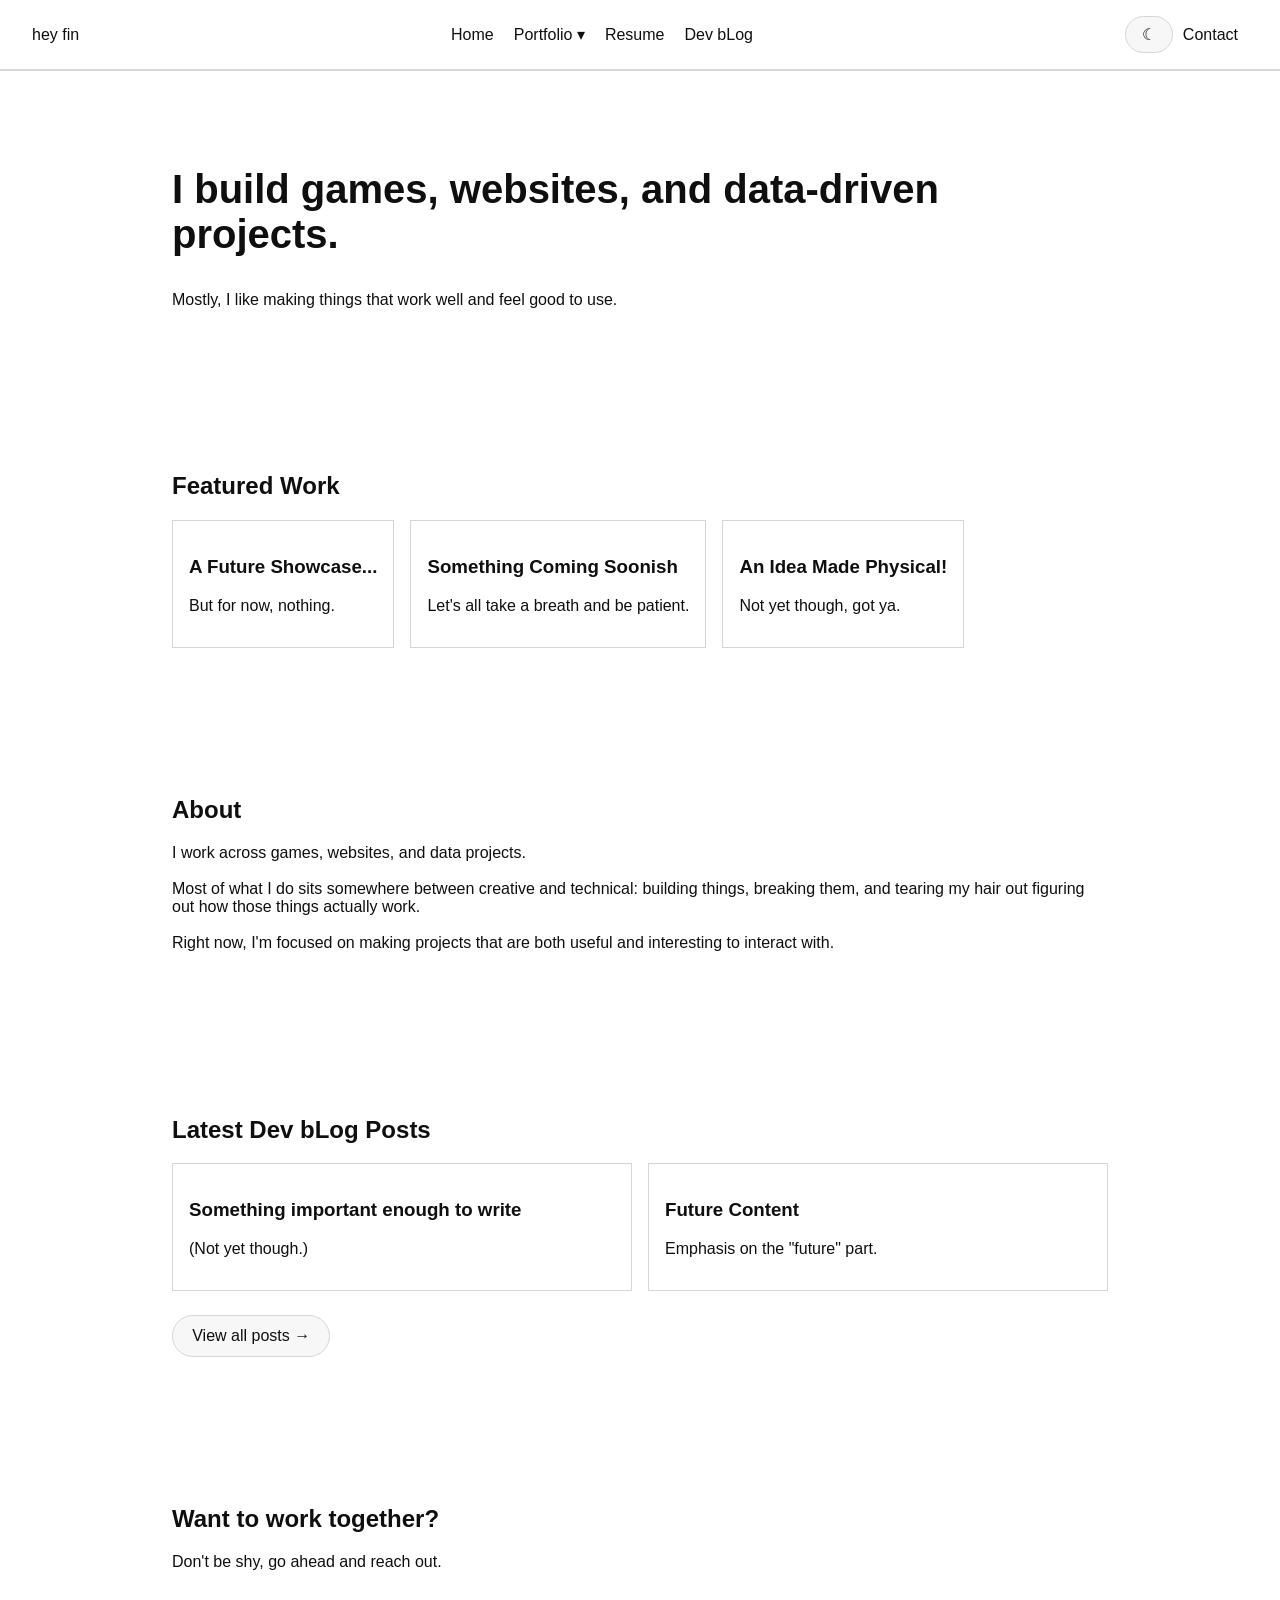
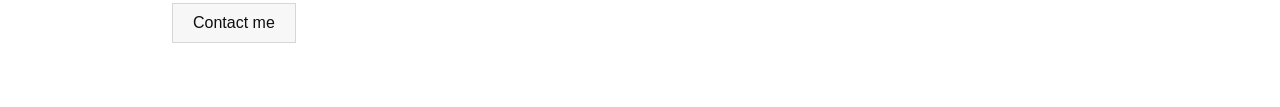
<file: index.html>
<!DOCTYPE html>
<html lang="en">
<head>
    <meta charset="UTF-8">
    <meta name="viewport" content="width=device-width, initial-scale=1.0">
    <title>hey fin</title>

    <!-- Default Favicon -->
    <link rel="icon" type="image/png" href="/media/icons/favicon-lightmode-32x32.png">
    <!-- Light mode -->
    <link rel="icon" type="image/png" href="/media/icons/favicon-lightmode-32x32.png" media="(prefers-color-scheme: light)">
    <!-- Dark mode -->
    <link rel="icon" type="image/png" href="/media/icons/favicon-darkmode-32x32.png" media="(prefers-color-scheme: dark)"> 

    <link rel="stylesheet" href="css/styles.css">
</head>

<body class="theme-clean-light">

    <script>
    const savedTheme = localStorage.getItem("theme");
    if (savedTheme === "theme-clean-dark" || savedTheme === "theme-clean-light") {
        document.body.className = savedTheme;
    }
    </script>

    <!-- NAVBAR -->
    <nav>
        <div class="nav-left">hey fin</div>

        <div class="nav-center">
            <a href="/">Home</a>
            <a href="portfolio/">Portfolio ▾</a>
            <a href="placeholder/">Resume</a>
            <a href="placeholder/">Dev bLog</a>
        </div>

        <div class="nav-right">
            <button id="theme-toggle" type="button">☀ / ☾</button>
            <a href="placeholder/">Contact</a>
        </div>
    </nav>

    <!-- HERO -->
    <section class="hero">
        <h1>I build games, websites, and data-driven projects.</h1>
        <p>Mostly, I like making things that work well and feel good to use.</p>
    </section>

    <!-- FEATURED PROJECTS -->
    <section class="featured">
        <h2>Featured Work</h2>

        <div class="projects">
            <div class="project-card">
                <h3>A Future Showcase...</h3>
                <p>But for now, nothing.</p>
            </div>

            <div class="project-card">
                <h3>Something Coming Soonish</h3>
                <p>Let's all take a breath and be patient.</p>
            </div>

            <div class="project-card">
                <h3>An Idea Made Physical!</h3>
                <p>Not yet though, got ya.</p>
            </div>
        </div>
    </section>

    <!-- ABOUT -->
    <section class="about">
        <h2>About</h2>
        <p>
            I work across games, websites, and data projects.<br>
            <br>
            Most of what I do sits somewhere between creative and technical: building 
            things, breaking them, and tearing my hair out figuring out how those things 
            actually work.<br>
            <br>
            Right now, I'm focused on making projects that are both useful and interesting to
            interact with.
        </p>
    </section>

    <!-- DEV BLOG PREVIEW -->
    <section class="blog-preview">
        <h2>Latest Dev bLog Posts</h2>

        <div class="posts">
            <div class="post-card">
                <h3>Something important enough to write</h3>
                <p>(Not yet though.)</p>
            </div>

            <div class="post-card">
                <h3>Future Content</h3>
                <p>Emphasis on the "future" part.</p>
            </div>
        </div>

        <a href="placeholder/" class="link-button">View all posts →</a>
    </section>

    <!-- CONTACT CTA -->
    <section class="contact">
        <h2>Want to work together?</h2>
        <p>Don't be shy, go ahead and reach out.</p>
        <a href="placeholder/">Contact me</a>
    </section>

    <script src="js/main.js"></script>

</body>
</html>
</file>
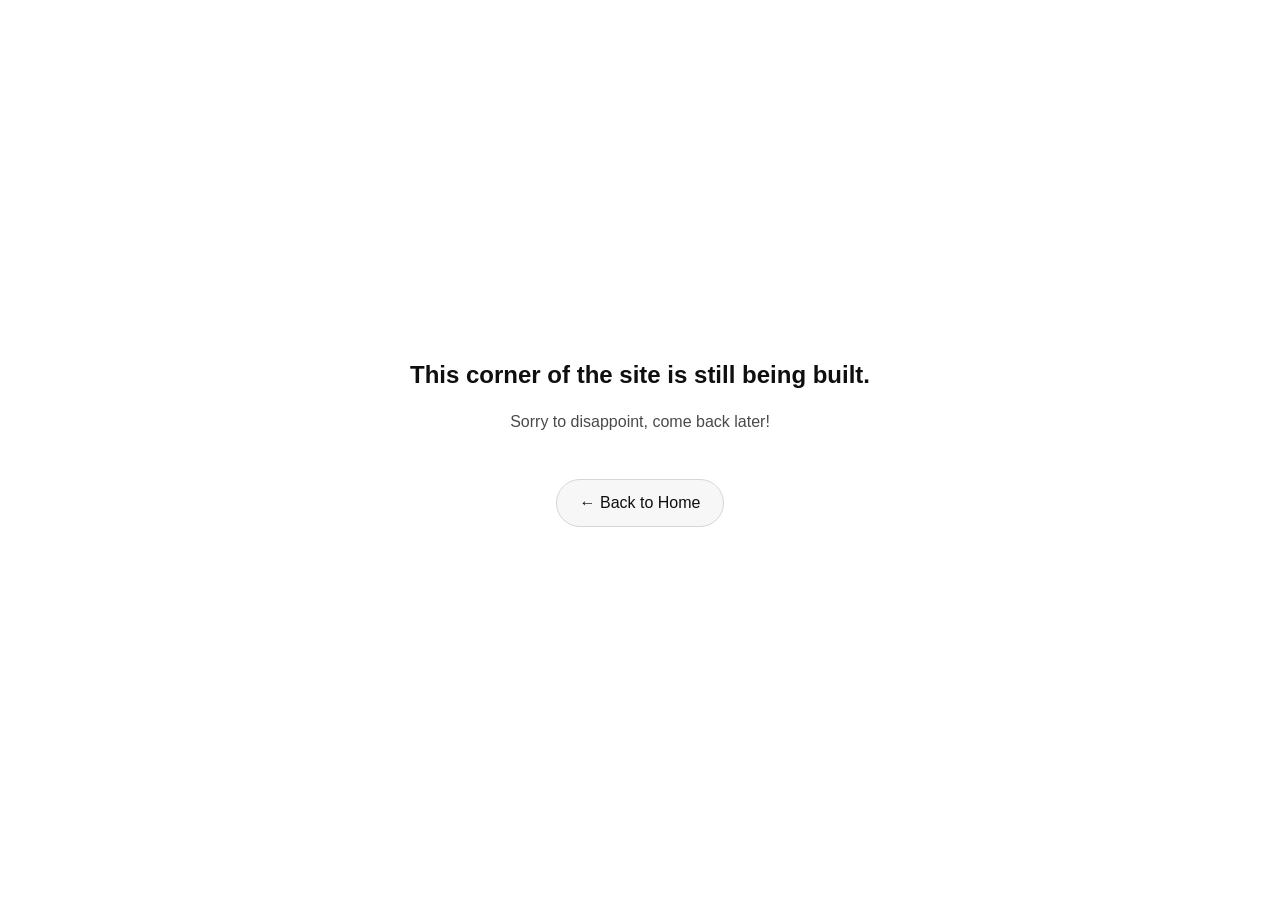
<file: placeholder/index.html>
<!DOCTYPE html>
<html lang="en">
<head>
    <meta charset="UTF-8">
    <meta name="viewport" content="width=device-width, initial-scale=1.0">
    <title>Coming Soon</title>

    <!-- Default Favicon -->
    <link rel="icon" type="image/png" href="/media/icons/favicon-lightmode-32x32.png">
    <!-- Light mode -->
    <link rel="icon" type="image/png" href="/media/icons/favicon-lightmode-32x32.png" media="(prefers-color-scheme: light)">
    <!-- Dark mode -->
    <link rel="icon" type="image/png" href="/media/icons/favicon-darkmode-32x32.png" media="(prefers-color-scheme: dark)"> 

    <link rel="stylesheet" href="/css/styles.css">
</head>

<body class="theme-clean-light">

    <script>
    const savedTheme = localStorage.getItem("theme");
    if (savedTheme === "theme-clean-dark" || savedTheme === "theme-clean-light") {
        document.body.className = savedTheme;
    }
    </script>

    <section class="placeholder">
        <h1>This corner of the site is still being built.</h1>
        <p>Sorry to disappoint, come back later!</p>

        <a href="/">← Back to Home</a>
    </section>

    <script src="../js/main.js"></script>

</body>
</html>
</file>
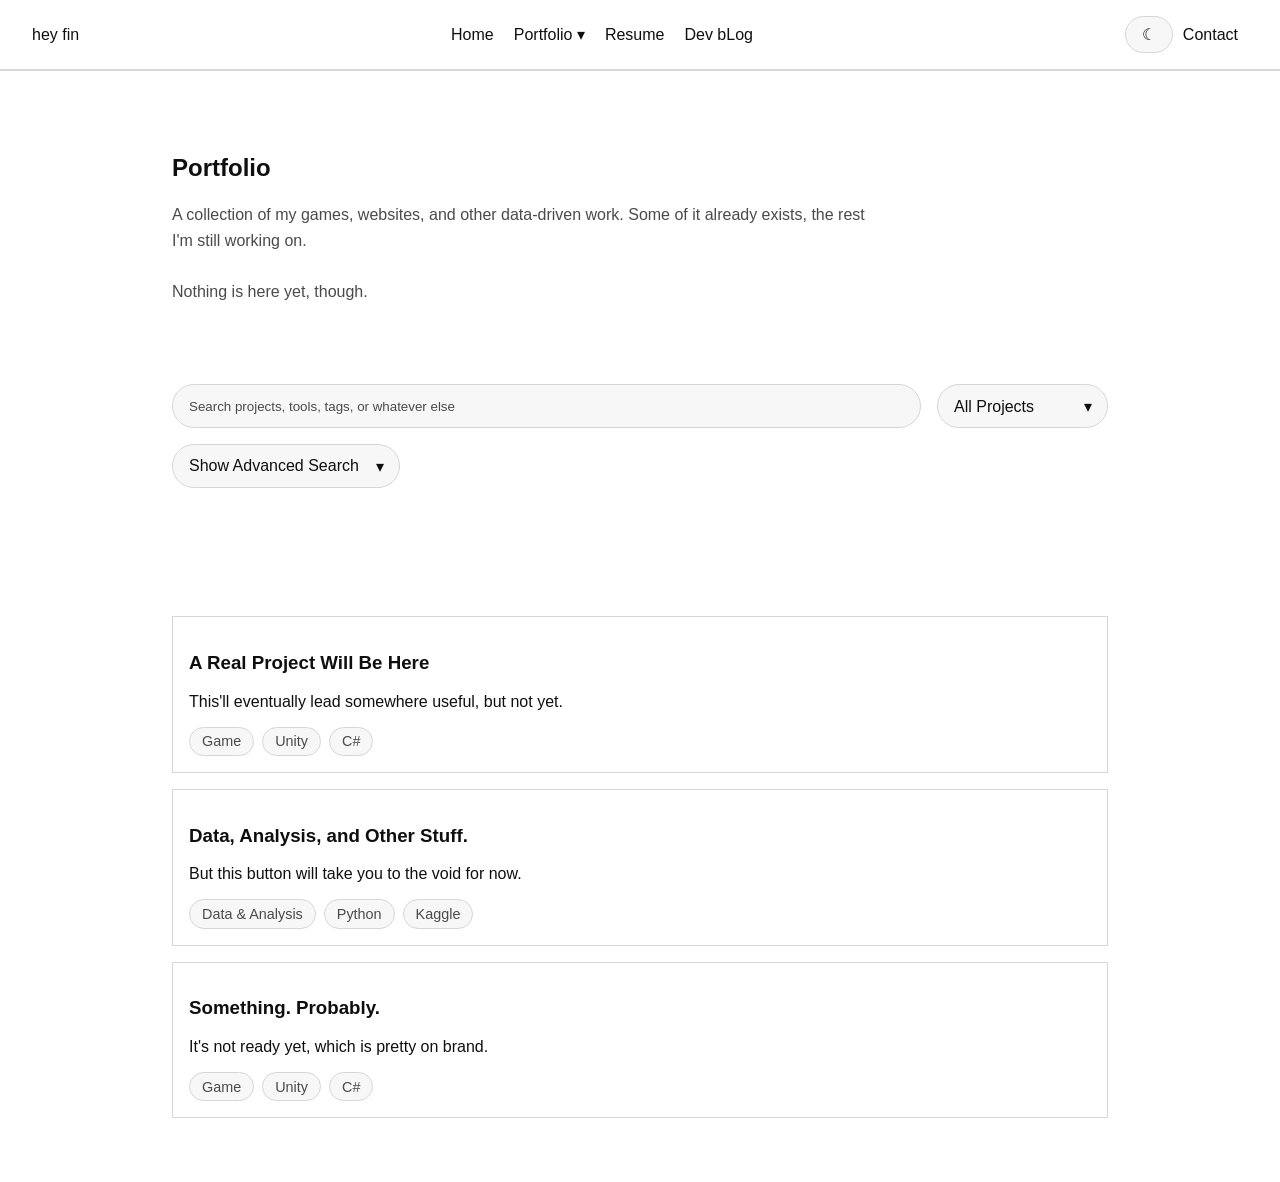
<file: portfolio/index.html>
<!DOCTYPE html>
<html lang="en">
<head>
    <meta charset="UTF-8">
    <meta name="viewport" content="width=device-width, initial-scale=1.0">
    <title>Portfolio</title>

    <!-- Default Favicon -->
    <link rel="icon" type="image/png" href="/media/icons/favicon-lightmode-32x32.png">
    <!-- Light mode -->
    <link rel="icon" type="image/png" href="/media/icons/favicon-lightmode-32x32.png" media="(prefers-color-scheme: light)">
    <!-- Dark mode -->
    <link rel="icon" type="image/png" href="/media/icons/favicon-darkmode-32x32.png" media="(prefers-color-scheme: dark)"> 

    <link rel="stylesheet" href="../css/styles.css">
</head>

<body class="theme-clean-light">
    <script>
        const savedTheme = localStorage.getItem("theme");
        if (savedTheme === "theme-clean-light" || savedTheme === "theme-clean-dark") {
            document.body.className = savedTheme;
        }
    </script>

    <nav>
        <div class="nav-left">hey fin</div>

        <div class="nav-center">
            <a href="/">Home</a>
            <a href="/portfolio/">Portfolio ▾</a>
            <a href="/placeholder/">Resume</a>
            <a href="/placeholder/">Dev bLog</a>
        </div>

        <div class="nav-right">
        <button id="theme-toggle" type="button">*</button>
        <a href="/placeholder/">Contact</a>
    </div>
    </nav>

    <section class="portfolio-hero">
        <h1>Portfolio</h1>
        <p>
            A collection of my games, websites, and other data-driven work. Some of it
            already exists, the rest I'm still working on.<br>
            <br>
            Nothing is here yet, though.
        </p>
    </section>
    
    <section class="portfolio-controls">
        <div class="portfolio-search-row">
            <input
                type="text"
                class="portfolio-search"
                placeholder="Search projects, tools, tags, or whatever else"
                aria-label="Search projects"
            >

            <div class="select-wrap">
                <select class="portfolio-main-filter" aria-label="Filter by project type">
                    <option>All Projects</option>
                    <option>Games</option>
                    <option>Websites</option>
                    <option>Data & Analysis</option>
                </select>
            </div>

            <div class="advanced-filter">
                <div class="select-wrap">
                    <button type="button" class="advanced-filter-toggle" id="advanced-filter-toggle">
                        Advanced Search
                    </button>
                </div>
                <div class="advanced-filter-menu" id="advanced-filter-menu" hidden>
                    <label><input type="checkbox"> HTML</label>
                    <label><input type="checkbox"> CSS</label>
                    <label><input type="checkbox"> JavaScript</label>
                    <label><input type="checkbox"> Python</label>
                    <label><input type="checkbox"> C#</label>
                    <label><input type="checkbox"> R</label>
                    <label><input type="checkbox"> Kaggle</label>
                    <label><input type="checkbox"> Game Design</label>
                    <label><input type="checkbox"> Data Visualization</label>
                    <label><input type="checkbox"> Unity</label>
                </div>
            </div>
        </div>
    </section>

    <section class="portfolio-list">
        <div class="portfolio-grid">
            <article class="project-card">
                <h3>A Real Project Will Be Here</h3>
                <p>This'll eventually lead somewhere useful, but not yet.</p>
                <div class="project-meta">
                    <span class="meta-tag">Game</span>
                    <span class="meta-tag">Unity</span>
                    <span class="meta-tag">C#</span>
                </div>
            </article>

            <article class="project-card">
                <h3>Data, Analysis, and Other Stuff.</h3>
                <p>But this button will take you to the void for now.</p>
                <div class="project-meta">
                    <span class="meta-tag">Data & Analysis</span>
                    <span class="meta-tag">Python</span>
                    <span class="meta-tag">Kaggle</span>
                </div>
            </article>

            <article class="project-card">
                <h3>Something. Probably.</h3>
                <p>It's not ready yet, which is pretty on brand.</p>
                <div class="project-meta">
                    <span class="meta-tag">Game</span>
                    <span class="meta-tag">Unity</span>
                    <span class="meta-tag">C#</span>
                </div>
            </article>
        </div>
    </section>

    <script src="../js/main.js"></script>
</body>
</html>
</file>
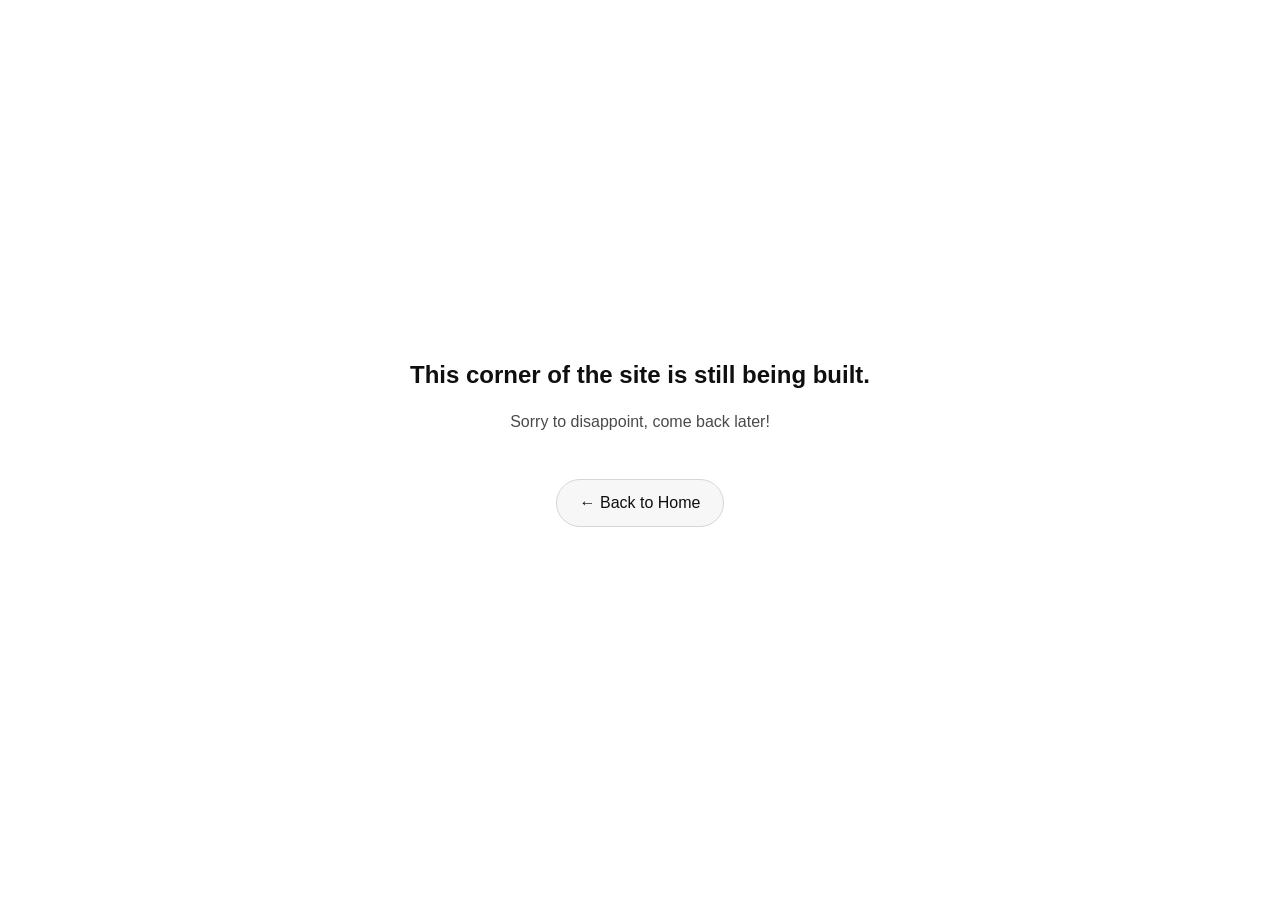
<file: placeholder.html>
<!DOCTYPE html>
<html lang="en">
<head>
    <meta charset="UTF-8">
    <meta name="viewport" content="width=device-width, initial-scale=1.0">
    <title>Coming Soon</title>

    <!-- Default Favicon -->
    <link rel="icon" type="image/png" href="./media/icons/favicon-lightmode-32x32.png">
    <!-- Light mode -->
    <link rel="icon" type="image/png" href="./media/icons/favicon-lightmode-32x32.png" media="(prefers-color-scheme: light)">
    <!-- Dark mode -->
    <link rel="icon" type="image/png" href="./media/icons/favicon-darkmode-32x32.png" media="(prefers-color-scheme: dark)"> 

    <link rel="stylesheet" href="css/styles.css">
</head>

<body class="theme-clean-light">

    <script>
    const savedTheme = localStorage.getItem("theme");
    if (savedTheme === "theme-clean-dark" || savedTheme === "theme-clean-light") {
        document.body.className = savedTheme;
    }
    </script>

    <section class="placeholder">
        <h1>This corner of the site is still being built.</h1>
        <p>Sorry to disappoint, come back later!</p>

        <a href="/">← Back to Home</a>
    </section>

    <script src="js/main.js"></script>

</body>
</html>
</file>
<file: css/styles.css>
body {
    margin: 0;
    font-family: Arial, sans-serif;
    background: var(--bg);
    color: var(--text);
}

*,
*::before,
*::after {
    box-sizing: border-box;
}

[hidden] {
    display: none !important;
}

/* THEMES */

.theme-clean-dark {
    --bg: #0f0f0f;
    --text: #ffffff;
    --muted-text: #bdbdbd;
    --border: #333333;
    --button-bg: rgba(255, 255, 255, 0.03);
    --button-hover-bg: rgba(255, 255, 255, 0.08);
    --button-hover-border: #6a6a6a;
}

.theme-clean-light {
    --bg: #ffffff;
    --text: #0f0f0f;
    --muted-text: #4a4a4a;
    --border: #d6d6d6;
    --button-bg: rgba(0, 0, 0, 0.03);
    --button-hover-bg: rgba(0, 0, 0, 0.08);
    --button-hover-border: #888888;
}

#theme-toggle {
    padding: 0.6rem 1rem;
    border: 1px solid var(--border);
    border-radius: 999px;
    background: var(--button-bg);
    color: var(--text);
    font: inherit;
    line-height: 1;
    cursor: pointer;
    box-sizing: border-box;
    transition: background 0.2s ease, border-color 0.2s ease, transform 0.2s ease;
}

#theme-toggle:hover {
    background: var(--button-hover-bg);
    border-color: var(--button-hover-border);
    transform: translateY(-2px);
}

/* NAVBAR */

nav {
    position: sticky;
    top: 0;
    z-index: 1000;
    background: var(--bg);
    box-shadow: 0 1px 0 var(--border);

    display: flex;
    justify-content: space-between;
    padding: 1rem 2rem;
    align-items: center;
    border-bottom: 1px solid var(--border);
    box-sizing: border-box;
}

.nav-left,
.nav-center,
.nav-right {
    display: flex;
    align-items: center;
}

.nav-center a,
.nav-right a {
    margin: 0 10px;
    text-decoration: none;
    color: var(--text);
    line-height: 1;
}

/* SECTIONS */

section {
    padding: 4rem 2rem;
    max-width: 1000px;
    margin: auto;
}

/* --- HOME PAGE --- */

.hero h1 {
    font-size: 2.5rem;
}

.projects {
    display: flex;
    gap: 1rem;
}

.project-card {
    border: 1px solid var(--border);
    padding: 1rem;
    box-sizing: border-box;
}

.posts {
    display: flex;
    gap: 1rem;
}

.post-card {
    border: 1px solid var(--border);
    padding: 1rem;
    flex: 1;
}

.contact a {
    display: inline-block;
    margin-top: 1rem;
    padding: 10px 20px;
    border: 1px solid var(--border);
    text-decoration: none;
    color: var(--text);
    background: var(--button-bg);
}

.contact a:hover {
    background: var(--button-hover-bg);
    border-color: var(--button-hover-border);
}

.link-button {
    display: inline-block;
    margin-top: 1.5rem;
    padding: 0.7rem 1.2rem;
    border: 1px solid var(--border);
    border-radius: 999px;
    text-decoration: none;
    color: var(--text);
    background: var(--button-bg);
    transition: background 0.2s ease, border-color 0.2s ease, transform 0.2s ease;
}

.link-button:hover {
    background: var(--button-hover-bg);
    border-color: var(--button-hover-border);
    transform: translateY(-2px);
}

/* --- PLACEHOLDER PAGE --- */

.placeholder {
    min-height: 100vh;
    display: flex;
    flex-direction: column;
    justify-content: center;
    align-items: center;
    text-align: center;
    padding: 2rem;
    transform: translateY(-10px);
}

.placeholder h1 {
    margin: 0.5rem 0;
}

.placeholder p {
    color: var(--muted-text);
}

.placeholder a {
    display: inline-block;
    margin-top: 2rem;
    padding: 0.9rem 1.4rem;
    border: 1px solid var(--border);
    border-radius: 999px;
    text-decoration: none;
    color: var(--text);
    background: var(--button-bg);
    transition: background 0.2s ease, border-color 0.2s ease, transform 0.2s ease;
}

.placeholder a:hover {
    background: var(--button-hover-bg);
    border-color: var(--button-hover-border);
    transform: translateY(-2px);
}

/* --- PORTFOLIO PAGE --- */

.portfolio-hero p {
    max-width: 700px;
    color: var(--muted-text);
    line-height: 1.6;
}

.portfolio-controls {
    padding-top: 0;
}

.portfolio-search-row {
    display: flex;
    flex-wrap: wrap;
    gap: 1rem;
    align-items: center;
    position: relative;
}

.porfolio-search,
.portfolio-main-filter,
.advanced-filter-toggle {
    font: inherit;
    color: var(--text);
    background: var(--button-bg);
    border: 1px solid var(--border);
    border-radius: 999px;
    padding: 0.85rem 1rem;
    box-sizing: border-box;
    height: 44px;
    display: flex;
    align-items: center;
}

.portfolio-search {
    flex: 1 1 320px;
    min-width: 260px;
    appearance: none;
    -webkit-appearance: none;
    background-color: var(--button-bg);
    color: var(--text);
    border: 1px solid var(--border);
    border-radius: 999px;
    padding: 0 1rem;
    height: 44px;
    outline: none;
}

.portfolio-search::placeholder {
    color: var(--muted-text);
    opacity: 1;
}

.portfolio-search:hover,
.portfolio-main-filter:hover,
.advanced-filter-toggle:hover {
    border-color: var(--button-hover-border);
    background: var(--button-hover-bg);
}

.portfolio-main-filter {
    height: 44px;
    padding: 0 1rem;
    padding-right: 2.5rem;
    appearance: none;
    -webkit-appearance: none;
}

.advanced-filter {
    width: 100%;
}

.advanced-filter-toggle {
    height: 44px;
    padding: 0 2.5rem 0 1rem;
    position: relative;
}

.advanced-filter summary {
    list-style: none;
    cursor: pointer;
    user-select: none;
}

.advanced-filter-menu {
    margin-top: 1rem;
    padding: 1rem;
    border: 1px solid var(--border);
    border-radius: 1rem;
    background: var(--bg);
    display: grid;
    gap: 0.75rem;
}

.advanced-filter-menu label {
    display: flex;
    align-items: center;
    gap: 0.6rem;
    color: var(--text);
}

.advanced-filter-menu input[type="checkbox"] {
    accent-color: currentColor;
}

.portfolio-grid {
    display: grid;
    flex-direction: column;
    gap: 1rem;
}

.project-meta {
    display: flex;
    flex-wrap: wrap;
    gap: 0.5rem;
    margin-top:  1rem;
}

.meta-tag {
    display: inline-block;
    padding: 0.35rem 0.75rem;
    border: 1px solid var(--border);
    border-radius: 999px;
    background: var(--button-bg);
    color: var(--muted-text);
    font-size: 0.9rem;
}

.portfolio-search:focus,
.portfolio-main-filter:focus,
.advanced-filter summary:focus {
    outline: none;
    border-color: var(--button-hover-border);
    background: var(--buttq);
}

.portfolio-search:-webkit-autofill {
    -webkit-box-shadow: 0 0 0 1000px var(--button-bg) inset;
    -webkit-text-fill-color: var(--text);
}

.select-wrap {
    position: relative;
    display: inline-block;
}

.select-wrap::after {
    content: "▾";
    position: absolute;
    right: 1rem;
    top: 50%;
    transform: translateY(-50%);
    color: var(--text);
    pointer-events: none;
}
</file>
